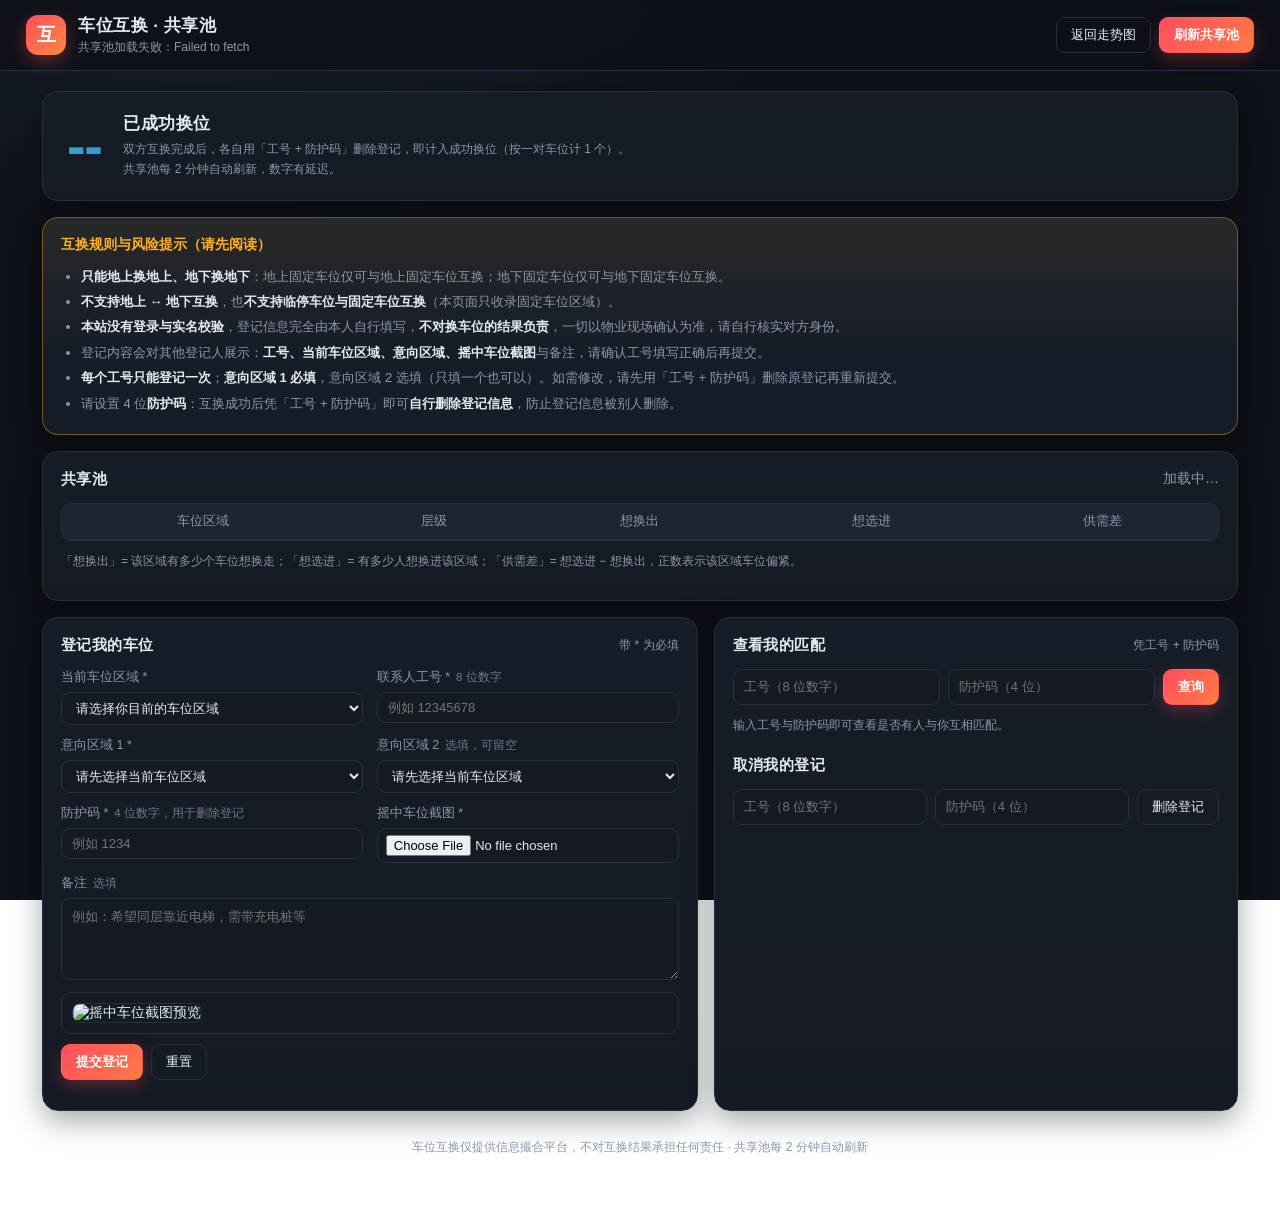
<file: parking/index.html>
<!DOCTYPE html>
<html lang="zh-CN">
<head>
<meta charset="UTF-8" />
<meta name="viewport" content="width=device-width, initial-scale=1.0" />
<title>车位互换 · 共享池</title>
<link rel="stylesheet" href="../styles.css" />
</head>
<body>
<header class="topbar">
  <div class="brand">
    <div class="logo">互</div>
    <div>
      <h1>车位互换 · 共享池</h1>
      <p class="sub" id="poolMeta">加载中…</p>
    </div>
  </div>
  <div class="topbar-actions">
    <a class="btn ghost" href="../">返回走势图</a>
    <button class="btn primary" id="btnRefresh">刷新共享池</button>
  </div>
</header>

<main class="wrap">

  <!-- 已成功换位 -->
  <section class="card hero-card">
    <div class="hero-num" id="successNum">--</div>
    <div class="hero-side">
      <div class="hero-label">已成功换位</div>
      <p class="muted small">双方互换完成后，各自用「工号 + 防护码」删除登记，即计入成功换位（按一对车位计 1 个）。<br />
        共享池每 2 分钟自动刷新，数字有延迟。</p>
    </div>
  </section>

  <!-- 规则提醒 -->
  <section class="card notice-card">
    <div class="notice-title">互换规则与风险提示（请先阅读）</div>
    <ul class="notice-list">
      <li><b>只能地上换地上、地下换地下</b>：地上固定车位仅可与地上固定车位互换；地下固定车位仅可与地下固定车位互换。</li>
      <li><b>不支持地上 ↔ 地下互换</b>，也<b>不支持临停车位与固定车位互换</b>（本页面只收录固定车位区域）。</li>
      <li><b>本站没有登录与实名校验</b>，登记信息完全由本人自行填写，<b>不对换车位的结果负责</b>，一切以物业现场确认为准，请自行核实对方身份。</li>
      <li>登记内容会对其他登记人展示：<b>工号、当前车位区域、意向区域、摇中车位截图</b>与备注，请确认工号填写正确后再提交。</li>
      <li><b>每个工号只能登记一次</b>；<b>意向区域 1 必填</b>，意向区域 2 选填（只填一个也可以）。如需修改，请先用「工号 + 防护码」删除原登记再重新提交。</li>
      <li>请设置 4 位<b>防护码</b>：互换成功后凭「工号 + 防护码」即可<b>自行删除登记信息</b>，防止登记信息被别人删除。</li>
    </ul>
  </section>

  <!-- 共享池 -->
  <section class="card">
    <div class="card-head">
      <h2>共享池</h2>
      <span class="muted" id="poolSummary">加载中…</span>
    </div>
    <div class="pool-wrap">
      <table class="grid-table" id="poolTable">
        <thead>
          <tr>
            <th>车位区域</th>
            <th>层级</th>
            <th>想换出</th>
            <th>想选进</th>
            <th>供需差</th>
          </tr>
        </thead>
        <tbody></tbody>
      </table>
    </div>
    <p class="muted small">「想换出」= 该区域有多少个车位想换走；「想选进」= 有多少人想换进该区域；「供需差」= 想选进 − 想换出，正数表示该区域车位偏紧。</p>
  </section>

  <div class="grid-2">
    <!-- 登记 -->
    <section class="card">
      <div class="card-head">
        <h2>登记我的车位</h2>
        <span class="muted small">带 * 为必填</span>
      </div>

      <form id="swapForm" autocomplete="off">
        <div class="form-grid">
          <label class="form-row">
            <span class="form-label">当前车位区域 *</span>
            <select class="select" id="areaArea" required></select>
          </label>

          <label class="form-row">
            <span class="form-label">联系人工号 *<em class="form-hint">8 位数字</em></span>
            <input class="input" id="emp" inputmode="numeric" maxlength="8" placeholder="例如 12345678" required />
          </label>

          <label class="form-row">
            <span class="form-label">意向区域 1 *</span>
            <select class="select" id="want1" required></select>
          </label>

          <label class="form-row">
            <span class="form-label">意向区域 2<em class="form-hint">选填，可留空</em></span>
            <select class="select" id="want2"></select>
          </label>

          <label class="form-row">
            <span class="form-label">防护码 *<em class="form-hint">4 位数字，用于删除登记</em></span>
            <input class="input" id="code" inputmode="numeric" maxlength="4" placeholder="例如 1234" required />
          </label>

          <label class="form-row">
            <span class="form-label">摇中车位截图 *</span>
            <input class="input file-input" id="shot" type="file" accept="image/*" required />
          </label>

          <label class="form-row full">
            <span class="form-label">备注<em class="form-hint">选填</em></span>
            <textarea class="input textarea" id="note" rows="3" maxlength="300" placeholder="例如：希望同层靠近电梯，需带充电桩等"></textarea>
          </label>
        </div>

        <div class="shot-preview" id="shotPreview" hidden>
          <img id="shotImg" alt="摇中车位截图预览" />
          <span class="muted small" id="shotInfo"></span>
        </div>

        <div class="btn-row">
          <button class="btn primary" type="submit" id="btnSubmit">提交登记</button>
          <button class="btn ghost" type="button" id="btnReset">重置</button>
        </div>
        <div class="form-msg" id="formMsg"></div>
      </form>
    </section>

    <!-- 查询 / 取消 -->
    <section class="card">
      <div class="card-head">
        <h2>查看我的匹配</h2>
        <span class="muted small">凭工号 + 防护码</span>
      </div>

      <div class="query-row">
        <input class="input" id="qEmp" inputmode="numeric" maxlength="8" placeholder="工号（8 位数字）" />
        <input class="input" id="qCode" inputmode="numeric" maxlength="4" placeholder="防护码（4 位）" />
        <button class="btn primary" id="btnQuery">查询</button>
      </div>
      <div class="result-box" id="queryBox"><p class="muted small">输入工号与防护码即可查看是否有人与你互相匹配。</p></div>

      <div class="card-head" style="margin-top:22px">
        <h2>取消我的登记</h2>
      </div>
      <div class="query-row">
        <input class="input" id="dEmp" inputmode="numeric" maxlength="8" placeholder="工号（8 位数字）" />
        <input class="input" id="dCode" inputmode="numeric" maxlength="4" placeholder="防护码（4 位）" />
        <button class="btn ghost" id="btnRemove">删除登记</button>
      </div>
      <div class="form-msg" id="removeMsg"></div>
    </section>
  </div>

  <p class="muted small" style="text-align:center">
    车位互换仅提供信息撮合平台，不对互换结果承担任何责任 · 共享池每 2 分钟自动刷新
  </p>
</main>

<script src="app.js"></script>
<script src="../track.js"></script>
</body>
</html>
</file>
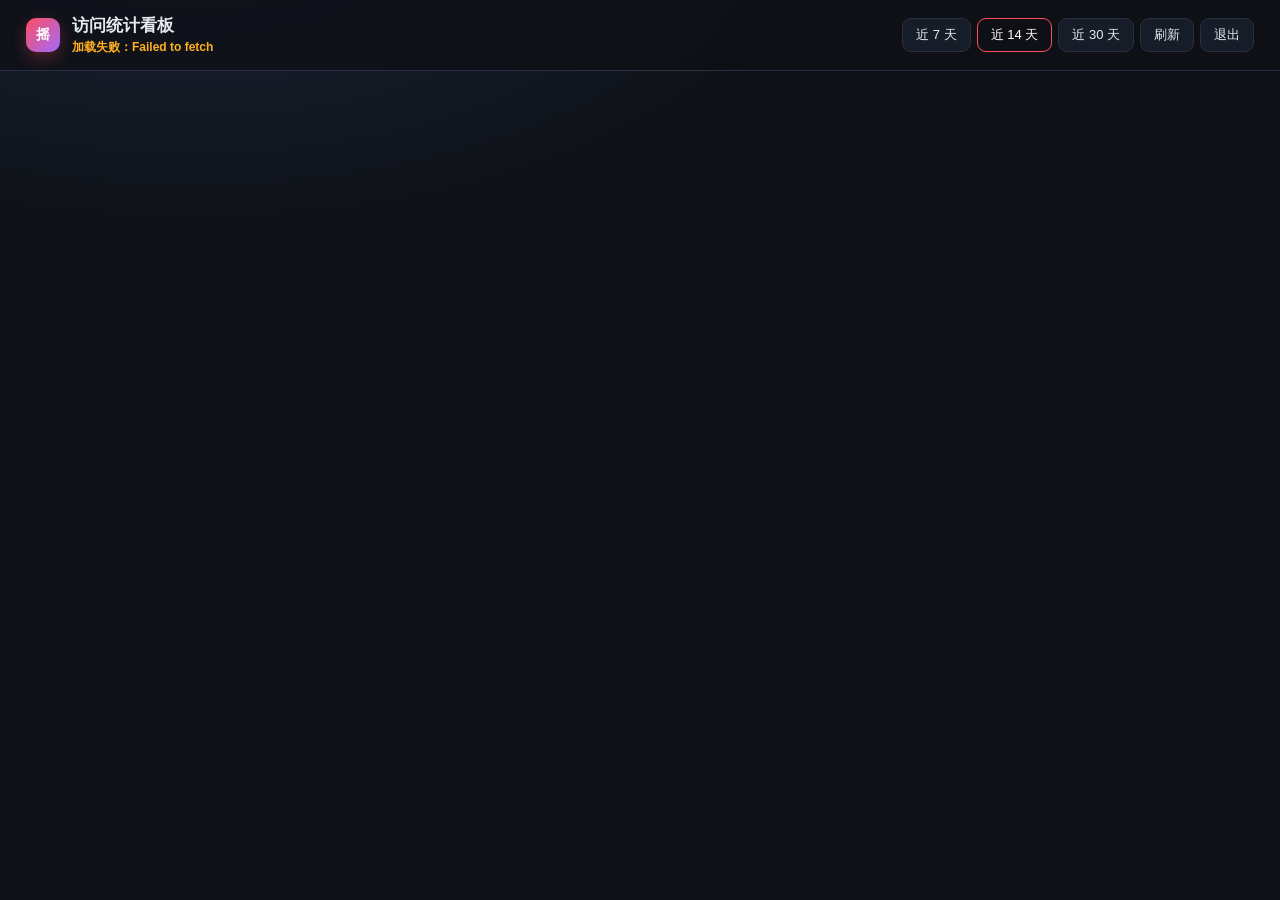
<file: stats-dashboard/index.html>
<!DOCTYPE html>
<html lang="zh-CN">
<head>
<meta charset="utf-8" />
<meta name="viewport" content="width=device-width, initial-scale=1" />
<title>访问统计 · 摇号走势图</title>
<link rel="stylesheet" href="styles.css" />
</head>
<body>
<header class="topbar">
  <div class="brand">
    <div class="logo">摇</div>
    <div>
      <h1>访问统计看板</h1>
      <p id="rangeTxt">加载中…</p>
    </div>
  </div>
  <div class="seg">
    <button class="btn" data-days="7">近 7 天</button>
    <button class="btn active" data-days="14">近 14 天</button>
    <button class="btn" data-days="30">近 30 天</button>
    <button class="btn" id="btnRefresh">刷新</button>
    <button class="btn" id="btnLogout">退出</button>
  </div>
</header>

<main>
  <!-- 访问口令 -->
  <section class="panel" id="loginBox" hidden>
    <h2>需要访问口令 <span class="tag">数据不公开</span></h2>
    <p class="muted">该看板的访问数据不公开，请输入访问口令后查看。</p>
    <div class="login-row">
      <input class="key-input" id="keyInput" type="password" placeholder="访问口令" autocomplete="off" spellcheck="false" />
      <button class="btn" id="btnLogin">进入看板</button>
    </div>
    <p class="muted small" id="loginErr"></p>
  </section>

  <div id="dashMain" hidden>
  <div class="cards" id="cards"></div>

  <div class="panel">
    <h2>访问趋势 <span class="tag">按天（北京时间）</span></h2>
    <canvas id="chart" height="220"></canvas>
    <div class="legend">
      <span><i style="background:#3d8bff"></i>访问量 PV</span>
      <span><i style="background:#21c08b"></i>独立访客 UV</span>
      <span><i style="background:#ff4d5e"></i>点击次数</span>
    </div>
  </div>

  <div class="grid2">
    <div class="panel">
      <h2>点击最多的元素 <span class="tag">知道大家点了哪里</span></h2>
      <div class="list" id="elList"></div>
    </div>
    <div class="panel">
      <h2>点击热力图 <span class="tag">颜色越红 = 点得越密</span></h2>
      <canvas id="heat" height="300"></canvas>
      <div class="tagline">横轴 = 屏幕从左到右，纵轴 = 从上到下（基于视口相对坐标 0~1）</div>
    </div>
  </div>

  <div class="grid2">
    <div class="panel">
      <h2>访问来源</h2>
      <div class="list" id="refList"></div>
    </div>
    <div class="panel">
      <h2>设备与浏览器</h2>
      <div class="list" id="uaList"></div>
    </div>
  </div>

  <div class="panel">
    <h2>最近事件 <span class="tag">实时流水</span></h2>
    <div class="list" id="recent"></div>
  </div>

  <div class="panel">
    <div class="panel-head">
      <h2>车位互换 · 登记原始信息 <span class="tag">日期 / 几点 / 具体位置 / 联系人 / 截图 / 防护码</span>
        <span class="tag ok" id="swapSuccess"></span></h2>
      <div class="seg">
        <button class="btn" id="btnSwapRefresh">刷新</button>
        <button class="btn" id="btnExportCsv">导出 CSV</button>
      </div>
    </div>
    <div class="list" id="swapList"></div>
  </div>

  <p class="hint">
    数据说明：仅记录 IP 的加盐哈希（用于去重统计独立访客，不保存原始 IP），不记录任何表单内容或身份信息。
    埋点为异步上报，不影响页面加载速度。
  </p>
  </div>
</main>

<script src="app.js"></script>
</body>
</html>
</file>
<file: styles.css>
:root {
  --bg: #0e1117;
  --bg-soft: #151a23;
  --card: #171d28;
  --card-2: #1d2432;
  --line: #273041;
  --text: #e6ebf3;
  --muted: #8b97ad;
  --red: #ff4d5e;
  --red-soft: rgba(255, 77, 94, 0.14);
  --blue: #3d8bff;
  --blue-soft: rgba(61, 139, 255, 0.14);
  --green: #21c08b;
  --amber: #ffb020;
  --violet: #a06bff;
  --shadow: 0 10px 30px rgba(0, 0, 0, 0.35);
}

* { box-sizing: border-box; }

html, body {
  margin: 0;
  padding: 0;
  background: radial-gradient(1200px 600px at 15% -10%, #1b2436 0%, var(--bg) 55%) fixed;
  color: var(--text);
  font-family: -apple-system, BlinkMacSystemFont, "PingFang SC", "Microsoft YaHei", "Helvetica Neue", Arial, sans-serif;
  font-size: 14px;
  -webkit-font-smoothing: antialiased;
}

h1, h2, h3 { margin: 0; font-weight: 650; }
.muted { color: var(--muted); }
.small { font-size: 12px; }

/* ---------- topbar ---------- */
.topbar {
  display: flex; align-items: center; justify-content: space-between;
  gap: 16px; padding: 14px 26px;
  background: rgba(14, 17, 23, 0.82);
  border-bottom: 1px solid var(--line);
  backdrop-filter: blur(10px);
  position: sticky; top: 0; z-index: 30;
}
.brand { display: flex; align-items: center; gap: 12px; }
.logo {
  width: 40px; height: 40px; border-radius: 12px;
  display: grid; place-items: center;
  background: linear-gradient(135deg, var(--red), #ff8a3d);
  font-weight: 800; font-size: 19px; color: #fff;
  box-shadow: 0 6px 18px rgba(255, 77, 94, 0.35);
}
.brand h1 { font-size: 17px; letter-spacing: .5px; }
.sub { margin: 2px 0 0; font-size: 12px; color: var(--muted); }
.state-tag {
  display: inline-block; margin-top: 4px; padding: 2px 9px; border-radius: 20px;
  font-size: 11.5px; font-weight: 600;
}
.state-tag.warn { background: rgba(255, 176, 32, .16); color: var(--amber); }
.state-tag.ok { background: rgba(33, 192, 139, .14); color: var(--green); }
.state-tag + .state-tag { margin-left: 6px; }

/* 轻提示 */
.toast-msg {
  position: fixed; right: 20px; bottom: 20px; z-index: 90;
  padding: 10px 16px; border-radius: 10px; font-size: 13px;
  background: rgba(23, 29, 40, .96); border: 1px solid rgba(33, 192, 139, .45);
  color: var(--green); box-shadow: 0 8px 24px rgba(0, 0, 0, .4);
  opacity: 0; transform: translateY(10px); transition: .25s ease; pointer-events: none;
}
.toast-msg.show { opacity: 1; transform: none; }
.topbar-actions { display: flex; gap: 8px; flex-wrap: wrap; justify-content: flex-end; }

.btn {
  border: 1px solid var(--line);
  background: var(--card-2);
  color: var(--text);
  padding: 8px 14px;
  border-radius: 9px;
  cursor: pointer;
  font-size: 13px;
  transition: .16s ease;
  white-space: nowrap;
}
.btn:hover { border-color: #3b4a63; transform: translateY(-1px); }
.btn.primary {
  background: linear-gradient(135deg, var(--red), #ff7a45);
  border-color: transparent; color: #fff; font-weight: 600;
  box-shadow: 0 6px 16px rgba(255, 77, 94, 0.28);
}
.btn.ghost { background: transparent; }
a.btn { text-decoration: none; display: inline-block; }
.btn.sm { padding: 6px 11px; font-size: 12.5px; }

/* ---------- layout ---------- */
.wrap { max-width: 1240px; margin: 0 auto; padding: 20px 22px 60px; display: flex; flex-direction: column; gap: 16px; }
.card {
  background: linear-gradient(180deg, var(--card) 0%, var(--bg-soft) 100%);
  border: 1px solid var(--line);
  border-radius: 16px;
  padding: 18px;
  box-shadow: var(--shadow);
}
.card-head { display: flex; align-items: center; justify-content: space-between; gap: 12px; margin-bottom: 14px; flex-wrap: wrap; }
.card-head h2 { font-size: 15px; letter-spacing: .4px; }
.head-tools { display: flex; align-items: center; gap: 10px; flex-wrap: wrap; }
.grid-2 { display: grid; grid-template-columns: 1.25fr 1fr; gap: 16px; }
@media (max-width: 940px) { .grid-2 { grid-template-columns: 1fr; } }

/* ---------- 规则卡 ---------- */
.rule-formula {
  display: flex; align-items: center; gap: 10px; flex-wrap: wrap;
  padding: 14px; border-radius: 12px;
  background: rgba(255, 255, 255, .02); border: 1px solid var(--line);
}
.stock { display: flex; flex-direction: column; gap: 3px; min-width: 132px; }
.s-name { font-size: 13px; font-weight: 600; }
.s-code { font-size: 11px; color: var(--muted); }
.s-price { font-size: 17px; font-weight: 700; font-variant-numeric: tabular-nums; }
.s-jf {
  font-size: 12px; color: var(--amber); font-weight: 700;
  font-variant-numeric: tabular-nums; letter-spacing: 1px;
}
.op { color: var(--muted); font-size: 16px; }
.factor-box {
  margin-left: auto; display: flex; flex-direction: column; gap: 2px; align-items: flex-end;
  padding: 8px 16px; border-radius: 12px;
  background: var(--red-soft); border: 1px solid rgba(255, 77, 94, .35);
}
.f-label { font-size: 11px; color: var(--muted); }
.f-num {
  font-size: 34px; font-weight: 800; letter-spacing: 4px;
  font-variant-numeric: tabular-nums;
  color: var(--red); text-shadow: 0 0 22px rgba(255, 77, 94, .45);
}
.rule-hint { margin: 12px 2px 0; font-size: 12.5px; color: var(--muted); line-height: 1.7; }
.rule-hint b { color: var(--text); }

/* ---------- 控件 ---------- */
.seg { display: inline-flex; background: var(--bg-soft); border: 1px solid var(--line); border-radius: 10px; padding: 3px; }
.seg-btn {
  border: 0; background: transparent; color: var(--muted);
  padding: 6px 13px; border-radius: 8px; cursor: pointer; font-size: 12.5px;
}
.seg-btn.active { background: var(--card-2); color: var(--text); box-shadow: 0 2px 8px rgba(0,0,0,.3); }
.select, .input {
  background: var(--bg-soft); border: 1px solid var(--line); color: var(--text);
  border-radius: 9px; padding: 7px 10px; font-size: 13px; outline: none;
  font-variant-numeric: tabular-nums;
}
.select:focus, .input:focus { border-color: var(--blue); }
.inline-label { display: inline-flex; align-items: center; gap: 6px; font-size: 12.5px; color: var(--muted); }
.input.sm { width: 92px; }
.input.textarea { width: 100%; resize: vertical; line-height: 1.7; font-family: inherit; }
.tilde { color: var(--muted); }
.btn-row { display: flex; gap: 8px; margin-top: 10px; flex-wrap: wrap; }

/* ---------- 图表 ---------- */
.chart-box { width: 100%; overflow-x: auto; }
.chart-box.scroll-y { max-height: 620px; overflow-y: auto; }
.chart-box svg { display: block; }

/* 迷你开关 */
.seg-mini { padding: 2px; }
.seg-mini .seg-btn { padding: 3px 9px; font-size: 11.5px; }

/* 股票切换器 */
.seg-stock .seg-btn[data-stock="0"].active { color: #ff4d5e; background: rgba(255,77,94,.14); }
.seg-stock .seg-btn[data-stock="1"].active { color: #3d8bff; background: rgba(61,139,255,.14); }
.seg-stock .seg-btn[data-stock="2"].active { color: #a06bff; background: rgba(160,107,255,.16); }
.sub-chart { margin-bottom: 14px; }
.chart-legend {
  display: flex; align-items: center; gap: 16px; flex-wrap: wrap;
  margin-top: 8px; font-size: 12px; color: var(--muted);
}
.chart-tools { margin-bottom: 6px; }
.chart-tools:empty { display: none; }
.chart-legend i { display: inline-block; width: 22px; height: 0; vertical-align: middle; margin-right: 6px; }
.chart-legend .lg-solid { border-top: 2px solid var(--red); }
.chart-legend .lg-dash { border-top: 2px dashed var(--muted); }

/* ---------- 日历热力 ---------- */
.hm { max-height: 520px; overflow: auto; border: 1px solid var(--line); border-radius: 10px; }
table.hm-table { width: 100%; border-collapse: separate; border-spacing: 0; font-size: 12.5px; }
table.hm-table th {
  position: sticky; top: 0; z-index: 2; background: var(--card-2);
  padding: 8px 6px; font-weight: 500; color: var(--muted); font-size: 11.5px; text-align: center;
  border-bottom: 1px solid var(--line);
}
table.hm-table th.d { text-align: left; padding-left: 12px; width: 92px; }
table.hm-table th.p { width: 52px; }
table.hm-table th.p.sep { border-left: 2px solid var(--line); }
table.hm-table th.f { width: 210px; }
table.hm-table td { padding: 0; text-align: center; }
table.hm-table td.d {
  text-align: left; padding: 6px 12px; color: var(--muted);
  font-variant-numeric: tabular-nums; border-bottom: 1px solid rgba(39,48,65,.5);
}
table.hm-table td.c {
  font-weight: 700; color: #fff; font-variant-numeric: tabular-nums;
  border-bottom: 1px solid rgba(15,20,28,.55); text-shadow: 0 1px 2px rgba(0,0,0,.35);
}
table.hm-table td.c.sep { border-left: 2px solid var(--line); }
table.hm-table td.f {
  padding: 5px 10px; border-bottom: 1px solid rgba(39,48,65,.5); white-space: nowrap;
}
table.hm-table tbody tr:hover td.d { color: var(--text); background: rgba(61,139,255,.07); }
.seg {
  display: inline-block; padding: 1px 6px; border-radius: 6px;
  border: 1px solid transparent; font-weight: 800; letter-spacing: 1px;
  font-variant-numeric: tabular-nums;
}
.seg.plain { color: inherit; border-color: rgba(255,255,255,.16); }
.sepgap { color: var(--muted); margin: 0 2px; font-weight: 400; }

/* 顶部大因子：拆成三段 */
.f-num {
  display: flex; gap: 7px; font-weight: 800;
  font-variant-numeric: tabular-nums;
  text-shadow: 0 0 22px rgba(255, 77, 94, .35);
}
.f-num .fseg {
  font-size: 34px; line-height: 1.15; padding: 3px 12px 4px; border-radius: 10px;
  background: rgba(255,255,255,.05); border: 1px solid rgba(255,255,255,.14);
  letter-spacing: 2px; display: flex; flex-direction: column; align-items: center;
}
.f-num .fseg small { font-size: 10.5px; letter-spacing: 0; opacity: .8; font-weight: 600; }
.tip {
  margin-top: 8px; font-size: 12.5px; color: var(--muted); min-height: 20px;
  font-variant-numeric: tabular-nums;
}
.tip b { color: var(--text); }

/* ---------- 分布表 ---------- */
.dist-box { overflow-x: auto; }
table.dist { border-collapse: separate; border-spacing: 4px; width: 100%; }
table.dist th { font-size: 11.5px; color: var(--muted); font-weight: 500; text-align: center; }
table.dist th.rowhead { text-align: left; white-space: nowrap; }
table.dist td.rowhead { text-align: left; white-space: nowrap; padding-right: 12px; font-size: 12px; }
table.dist td {
  text-align: center; padding: 7px 4px; border-radius: 7px; font-size: 13px;
  background: var(--card-2); font-variant-numeric: tabular-nums; position: relative;
}
table.dist td .d { font-weight: 700; }
table.dist td .c { font-size: 10px; color: var(--muted); }
table.dist td.hot { background: var(--red-soft); box-shadow: inset 0 0 0 1px rgba(255,77,94,.3); }
table.dist td.hot .d { color: var(--red); }
table.dist td.mid { background: rgba(255, 176, 32, .12); }
table.dist td.miss { color: var(--muted); }

/* ---------- 趋势 ---------- */
.trend-box { display: flex; flex-direction: column; gap: 10px; }
.trend-item {
  display: flex; gap: 10px; align-items: flex-start;
  padding: 10px 12px; border-radius: 11px;
  background: rgba(255,255,255,.02); border: 1px solid var(--line);
}
.trend-item .ti-ico {
  width: 26px; height: 26px; border-radius: 8px; display: grid; place-items: center;
  font-size: 13px; background: var(--blue-soft); color: var(--blue); flex: none;
}
.trend-item .ti-body { font-size: 12.8px; line-height: 1.65; color: var(--muted); }
.trend-item .ti-body b { color: var(--text); }
.trend-item .ti-body .hot { color: var(--red); font-weight: 700; }
.trend-item .ti-body .cold { color: var(--blue); font-weight: 700; }

/* ---------- 选号 ---------- */
.picker-grid { display: grid; grid-template-columns: 340px 1fr; gap: 16px; }
@media (max-width: 940px) { .picker-grid { grid-template-columns: 1fr; } }
.rank-box { min-height: 120px; }
.rank-table { width: 100%; border-collapse: collapse; font-size: 13px; }
.rank-table th, .rank-table td { padding: 8px 10px; text-align: center; border-bottom: 1px solid var(--line); }
.rank-table th { color: var(--muted); font-weight: 500; font-size: 12px; }
.rank-table td.num { font-variant-numeric: tabular-nums; letter-spacing: 1px; font-weight: 700; }
.rank-table tr.gold td.num { color: var(--amber); }
.rank-table tr.silver td.num { color: #c9d4e5; }
.rank-table tr.bronze td.num { color: #d08a5a; }
.rank-table tr.win { background: rgba(255, 77, 94, .08); }
.badge { display: inline-block; padding: 2px 8px; border-radius: 20px; font-size: 11.5px; }
.badge.gold { background: rgba(255,176,32,.16); color: var(--amber); }
.badge.red { background: var(--red-soft); color: var(--red); }
.badge.blue { background: var(--blue-soft); color: var(--blue); }
.badge.gray { background: rgba(139,151,173,.15); color: var(--muted); }
.hint-box { font-size: 12.5px; color: var(--muted); line-height: 1.8; }
.hint-box b { color: var(--text); }
.chip-list { display: flex; flex-wrap: wrap; gap: 7px; margin-top: 8px; }
.chip {
  padding: 5px 11px; border-radius: 8px; background: var(--card-2);
  border: 1px solid var(--line); font-size: 13px; font-weight: 700;
  font-variant-numeric: tabular-nums; letter-spacing: 1px;
}
.chip small { color: var(--muted); font-weight: 500; margin-left: 5px; letter-spacing: 0; }
.chip .seg { padding: 0 4px; border-radius: 5px; }
.chip .sepgap { margin: 0 1px; }

/* ---------- 智能推荐 ---------- */
.smart-box { display: flex; flex-direction: column; gap: 12px; }
.smart-item {
  padding: 11px 13px; border-radius: 11px;
  background: rgba(255,255,255,.02); border: 1px solid var(--line);
}
.si-title { font-size: 12.5px; color: var(--muted); margin-bottom: 7px; }
.si-title b { color: var(--text); }
.smart-cols { display: grid; grid-template-columns: 1.35fr 1fr; gap: 12px; }
@media (max-width: 940px) { .smart-cols { grid-template-columns: 1fr; } }

/* ---------- 明细表 ---------- */
.table-wrap { max-height: 420px; overflow: auto; border-radius: 10px; border: 1px solid var(--line); }
.grid-table { width: 100%; border-collapse: collapse; font-size: 12.8px; }
.grid-table th {
  position: sticky; top: 0; background: var(--card-2); z-index: 2;
  padding: 9px 10px; text-align: center; font-weight: 500; color: var(--muted);
  border-bottom: 1px solid var(--line); white-space: nowrap;
}
.grid-table td { padding: 7px 10px; text-align: center; border-bottom: 1px solid rgba(39,48,65,.6); font-variant-numeric: tabular-nums; }
.grid-table tbody tr:hover { background: rgba(61,139,255,.06); }
.grid-table td.f { font-weight: 800; font-size: 13.5px; white-space: nowrap; }
.grid-table td.jf { color: var(--amber); font-weight: 600; }
.grid-table td.jf .dot { color: var(--muted); font-weight: 400; margin: 0 1px; }
.grid-table td.up { color: var(--red); }
.grid-table td.down { color: var(--green); }

/* ---------- modal ---------- */
.modal { position: fixed; inset: 0; background: rgba(6,8,12,.7); display: grid; place-items: center; z-index: 60; backdrop-filter: blur(4px); }
.modal[hidden] { display: none; }
.modal-card {
  width: min(560px, 92vw); background: var(--card); border: 1px solid var(--line);
  border-radius: 16px; padding: 22px; box-shadow: var(--shadow);
}
.modal-card h3 { margin-bottom: 12px; font-size: 16px; }
.rule-list { margin: 0 0 14px; padding-left: 20px; line-height: 1.9; font-size: 13px; color: var(--muted); }
.rule-list b { color: var(--text); }

/* ---------- 车位互换 ---------- */
.hero-card { display: flex; align-items: center; gap: 22px; padding: 20px 24px; }
.hero-num {
  font-size: 56px; font-weight: 800; line-height: 1; letter-spacing: -1.5px;
  font-variant-numeric: tabular-nums; flex: 0 0 auto;
  background: linear-gradient(135deg, var(--green), var(--blue));
  -webkit-background-clip: text; background-clip: text; color: transparent;
}
.hero-num.dim { background: none; -webkit-text-fill-color: var(--muted); color: var(--muted); }
.hero-side { min-width: 0; }
.hero-label { font-size: 17px; font-weight: 700; letter-spacing: .5px; margin-bottom: 4px; }
.hero-side p { margin: 0; line-height: 1.7; }
@media (max-width: 560px) {
  .hero-card { flex-direction: column; align-items: flex-start; gap: 10px; }
  .hero-num { font-size: 44px; }
}

.notice-card { border-color: rgba(255,176,32,.38); background: linear-gradient(180deg, rgba(255,176,32,.08), transparent 60%), var(--card); }
.notice-title { font-size: 14px; font-weight: 700; color: var(--amber); margin-bottom: 10px; }
.notice-list { margin: 0; padding-left: 20px; font-size: 13px; line-height: 1.95; color: var(--muted); }
.notice-list b { color: var(--text); }

.pool-wrap { overflow-x: auto; border: 1px solid var(--line); border-radius: 10px; max-height: 460px; overflow-y: auto; }
.pool-wrap .grid-table th { position: sticky; top: 0; background: var(--card-2); z-index: 1; }

.form-grid { display: grid; grid-template-columns: 1fr 1fr; gap: 12px 14px; }
@media (max-width: 720px) { .form-grid { grid-template-columns: 1fr; } }
.form-row { display: flex; flex-direction: column; gap: 6px; }
.form-row.full { grid-column: 1 / -1; }
.form-label { font-size: 12.5px; color: var(--muted); }
.form-label em { font-style: normal; font-size: 11.5px; margin-left: 6px; color: rgba(139,151,173,.75); }
.form-row .select, .form-row .input { width: 100%; }
.file-input { padding: 6px 8px; }

.shot-preview { display: flex; align-items: center; gap: 12px; margin-top: 12px; padding: 10px; border: 1px solid var(--line); border-radius: 10px; background: var(--bg-soft); }
.shot-preview img { max-height: 96px; border-radius: 8px; border: 1px solid var(--line); }

.form-msg { margin-top: 12px; font-size: 12.8px; line-height: 1.8; color: var(--muted); }
.form-msg.ok { color: var(--green); }
.form-msg.err { color: var(--red); }

.query-row { display: flex; gap: 8px; flex-wrap: wrap; }
.query-row .input { flex: 1 1 130px; min-width: 120px; }

.result-box { margin-top: 12px; }
.my-records { font-size: 12.8px; line-height: 1.8; color: var(--muted); }
.my-item { padding: 8px 0; border-bottom: 1px dashed rgba(39,48,65,.9); }
.match-box { margin-top: 12px; padding: 12px 14px; border-radius: 12px; border: 1px solid rgba(33,192,139,.32); background: rgba(33,192,139,.07); font-size: 12.8px; line-height: 1.8; }
.match-box b { color: var(--green); }
.match-item { padding: 6px 0; color: var(--muted); }
.match-item b { color: var(--text); }
</file>
<file: stats-dashboard/styles.css>
:root {
  --bg: #0e1117;
  --bg-soft: #151a23;
  --card: #171d28;
  --card-2: #1d2432;
  --line: #273041;
  --text: #e6ebf3;
  --muted: #8b97ad;
  --red: #ff4d5e;
  --blue: #3d8bff;
  --green: #21c08b;
  --amber: #ffb020;
  --violet: #a06bff;
  --shadow: 0 10px 30px rgba(0, 0, 0, 0.35);
}
* { box-sizing: border-box; }
html, body {
  margin: 0; padding: 0;
  background: radial-gradient(1200px 600px at 15% -10%, #1b2436 0%, var(--bg) 55%) fixed;
  color: var(--text);
  font-family: -apple-system, BlinkMacSystemFont, "PingFang SC", "Microsoft YaHei", Arial, sans-serif;
  font-size: 14px; -webkit-font-smoothing: antialiased;
}
h1, h2, h3 { margin: 0; font-weight: 650; }
.muted { color: var(--muted); }
.small { font-size: 12px; }

.topbar {
  display: flex; align-items: center; justify-content: space-between; gap: 16px;
  padding: 14px 26px; background: rgba(14, 17, 23, 0.82);
  border-bottom: 1px solid var(--line); position: sticky; top: 0; z-index: 30;
}
.brand { display: flex; align-items: center; gap: 12px; }
.logo {
  width: 34px; height: 34px; border-radius: 10px; display: grid; place-items: center;
  font-weight: 700; color: #fff;
  background: linear-gradient(135deg, var(--red), var(--violet));
  box-shadow: 0 6px 16px rgba(255, 77, 94, 0.28);
}
.brand h1 { font-size: 17px; }
.brand p { margin: 2px 0 0; font-size: 12px; color: var(--muted); }
.brand p.range-warn { color: var(--amber); font-weight: 600; }
.seg { display: flex; gap: 6px; align-items: center; }
.btn {
  border: 1px solid var(--line); background: var(--card); color: var(--text);
  padding: 7px 13px; border-radius: 9px; cursor: pointer; font-size: 13px;
}
.btn:hover { border-color: #3a465c; }
.btn.active { background: var(--red-soft); border-color: var(--red); color: #fff; }

main { max-width: 1180px; margin: 0 auto; padding: 22px 20px 60px; }
.cards { display: grid; grid-template-columns: repeat(auto-fit, minmax(150px, 1fr)); gap: 12px; margin-bottom: 18px; }
.card {
  background: var(--card); border: 1px solid var(--line); border-radius: 14px;
  padding: 14px 16px; box-shadow: var(--shadow);
}
.card .k { font-size: 12px; color: var(--muted); }
.card .v { font-size: 26px; font-weight: 700; margin-top: 4px; letter-spacing: -0.5px; }
.card .v small { font-size: 12px; font-weight: 400; color: var(--muted); margin-left: 4px; }

.panel {
  background: var(--card); border: 1px solid var(--line); border-radius: 14px;
  padding: 16px 18px; box-shadow: var(--shadow); margin-bottom: 16px;
}
.panel h2 { font-size: 14px; margin-bottom: 12px; display: flex; align-items: center; gap: 8px; }
.panel h2 .tag { font-size: 11px; color: var(--muted); font-weight: 400; }
.panel h2 .tag.ok { color: var(--green); font-weight: 600; }
.grid2 { display: grid; grid-template-columns: 1.15fr 1fr; gap: 16px; }
@media (max-width: 860px) { .grid2 { grid-template-columns: 1fr; } }

canvas { width: 100%; display: block; }
.legend { display: flex; gap: 16px; font-size: 12px; color: var(--muted); margin-top: 8px; }
.legend i { display: inline-block; width: 10px; height: 10px; border-radius: 3px; margin-right: 5px; }

table { width: 100%; border-collapse: collapse; font-size: 13px; }
th, td { text-align: left; padding: 7px 8px; border-bottom: 1px solid var(--line); }
th { color: var(--muted); font-weight: 500; font-size: 12px; }
td.n { text-align: right; font-variant-numeric: tabular-nums; }
.bar { height: 6px; border-radius: 3px; background: linear-gradient(90deg, var(--blue), var(--red)); }
.list { max-height: 320px; overflow: auto; }
.tagline { font-size: 12px; color: var(--muted); margin-top: 8px; }
.hint { color: var(--muted); font-size: 12px; }
.empty { color: var(--muted); text-align: center; padding: 30px 0; font-size: 13px; }
a { color: var(--blue); }

/* 访问口令 */
.login-row { display: flex; gap: 10px; align-items: center; margin: 12px 0 8px; flex-wrap: wrap; }
.key-input {
  flex: 1 1 260px; min-width: 200px;
  background: var(--bg-soft); border: 1px solid var(--line); color: var(--text);
  padding: 8px 12px; border-radius: 9px; font-size: 14px; outline: none;
}
.key-input:focus { border-color: var(--blue); }

/* 车位互换登记原始信息 */
.panel-head { display: flex; align-items: center; justify-content: space-between; gap: 12px; flex-wrap: wrap; margin-bottom: 12px; }
.panel-head h2 { margin-bottom: 0; }
.shot-thumb {
  max-height: 56px; max-width: 120px; border-radius: 6px;
  border: 1px solid var(--line); cursor: zoom-in; display: block;
}
.swap-note { max-width: 220px; white-space: normal; text-align: left; }
</file>
